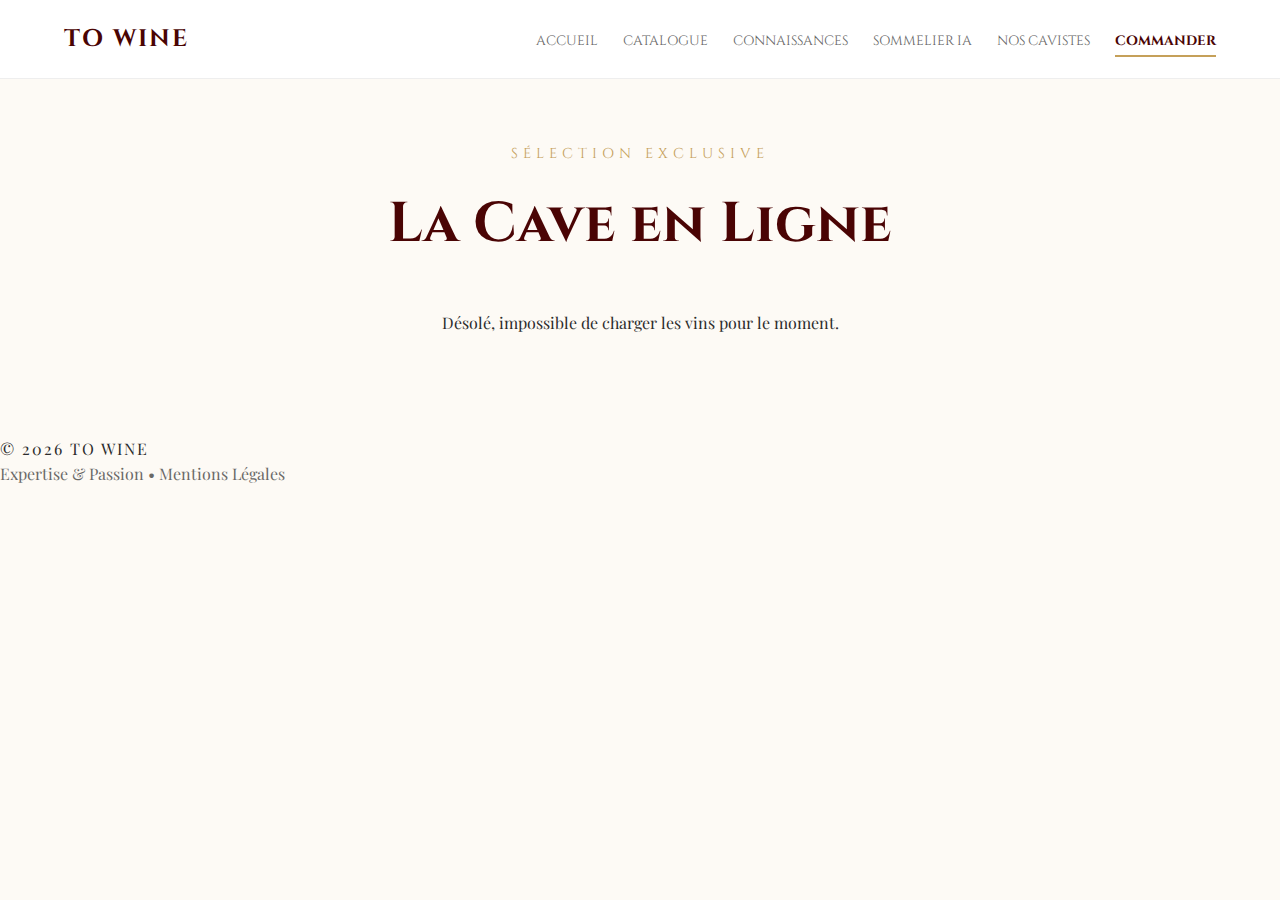
<file: achats.html>
<!DOCTYPE html>
<html lang="fr">
<head>
    <meta charset="UTF-8">
    <meta name="viewport" content="width=device-width, initial-scale=1.0">
    <title>To Wine - Achats</title>
    
    <link rel="stylesheet" href="style.css">
    <link rel="stylesheet" href="styleachats.css">
    <link href="https://fonts.googleapis.com/css2?family=Cinzel:wght@400;700&family=Playfair+Display:wght@400;700&display=swap" rel="stylesheet">
    
</head>
<body>

    <header>
    <nav style="display: flex; justify-content: space-between; align-items: center; padding: 20px 5%; background: #fff; border-bottom: 1px solid #eee; position: sticky; top: 0; z-index: 1000;">
        <div class="logo" style="color: #4a0404; font-family: 'Cinzel', serif; font-size: 1.5rem; font-weight: bold; letter-spacing: 2px;">TO WINE</div>
        <ul style="display: flex; list-style: none; gap: 25px; margin: 0; padding: 0; align-items: center;">
            <li><a href="index.html" style="text-decoration: none; color: #666; font-family: 'Cinzel', serif; text-transform: uppercase; font-size: 0.85rem; transition: 0.3s;">Accueil</a></li>
            
            <li><a href="fiche.html" style="text-decoration: none; color: #666; font-family: 'Cinzel', serif; text-transform: uppercase; font-size: 0.85rem; transition: 0.3s;">Catalogue</a></li>
            
            <li><a href="articles.html" style="text-decoration: none; color: #666; font-family: 'Cinzel', serif; text-transform: uppercase; font-size: 0.85rem; transition: 0.3s;">Connaissances</a></li>
            
            <li><a href="ia-conseil.html" style="text-decoration: none; color: #666; font-family: 'Cinzel', serif; text-transform: uppercase; font-size: 0.85rem; transition: 0.3s;">Sommelier IA</a></li>
            
            <li><a href="boutiques.html" style="text-decoration: none; color: #666; font-family: 'Cinzel', serif; text-transform: uppercase; font-size: 0.85rem; transition: 0.3s;">Nos Cavistes</a></li>
            
            <li><a href="achats.html" style="text-decoration: none; color: #4a0404; font-family: 'Cinzel', serif; text-transform: uppercase; font-size: 0.85rem; font-weight: bold; border-bottom: 2px solid #c5a059; padding-bottom: 5px;">Commander</a></li>
        </ul>
    </nav>
</header>

    <aside id="panier-flottant">
        <h3 style="font-family: 'Cinzel', serif; color: #4a0404; margin-top: 0; border-bottom: 1px solid #c5a059; padding-bottom: 10px;">Votre Cave</h3>
        <div id="items-liste">
            </div>
        <div style="margin-top: 20px; padding-top: 10px; border-top: 2px solid #4a0404;">
            <p style="display: flex; justify-content: space-between; font-weight: bold; font-size: 1.1rem;">
                <span>Total</span>
                <span><span id="total-prix">0</span>€</span>
            </p>
        </div>
        <button class="btn-commander" id="btn-valider" onclick="validerCommande()">Finaliser l'achat</button>
    </aside>

    <main style="padding: 60px 5%; text-align: center;">
        <span style="font-family: 'Cinzel', serif; color: #c5a059; letter-spacing: 5px; text-transform: uppercase; font-size: 0.9rem;">Sélection Exclusive</span>
        <h1 style="font-family: 'Cinzel', serif; color: #4a0404; font-size: 3.5rem; margin: 15px 0;">La Cave en Ligne</h1>
        
        <div id="vins-liste" style="display: grid; grid-template-columns: repeat(auto-fit, minmax(300px, 1fr)); gap: 40px; max-width: 1200px; margin: 40px auto;">
            <p>Dégustation des données en cours...</p>
        </div>
    </main>

    <footer>
        <div class="container-desktop">
            <p style="letter-spacing: 2px;">&copy; 2026 TO WINE</p>
            <p style="font-weight: 300; opacity: 0.7;">Expertise & Passion • Mentions Légales</p>
        </div>
    </footer>

    <script src="panier.js"></script>
    <script src="boutique.js"></script>
</body>
</html>
</file>
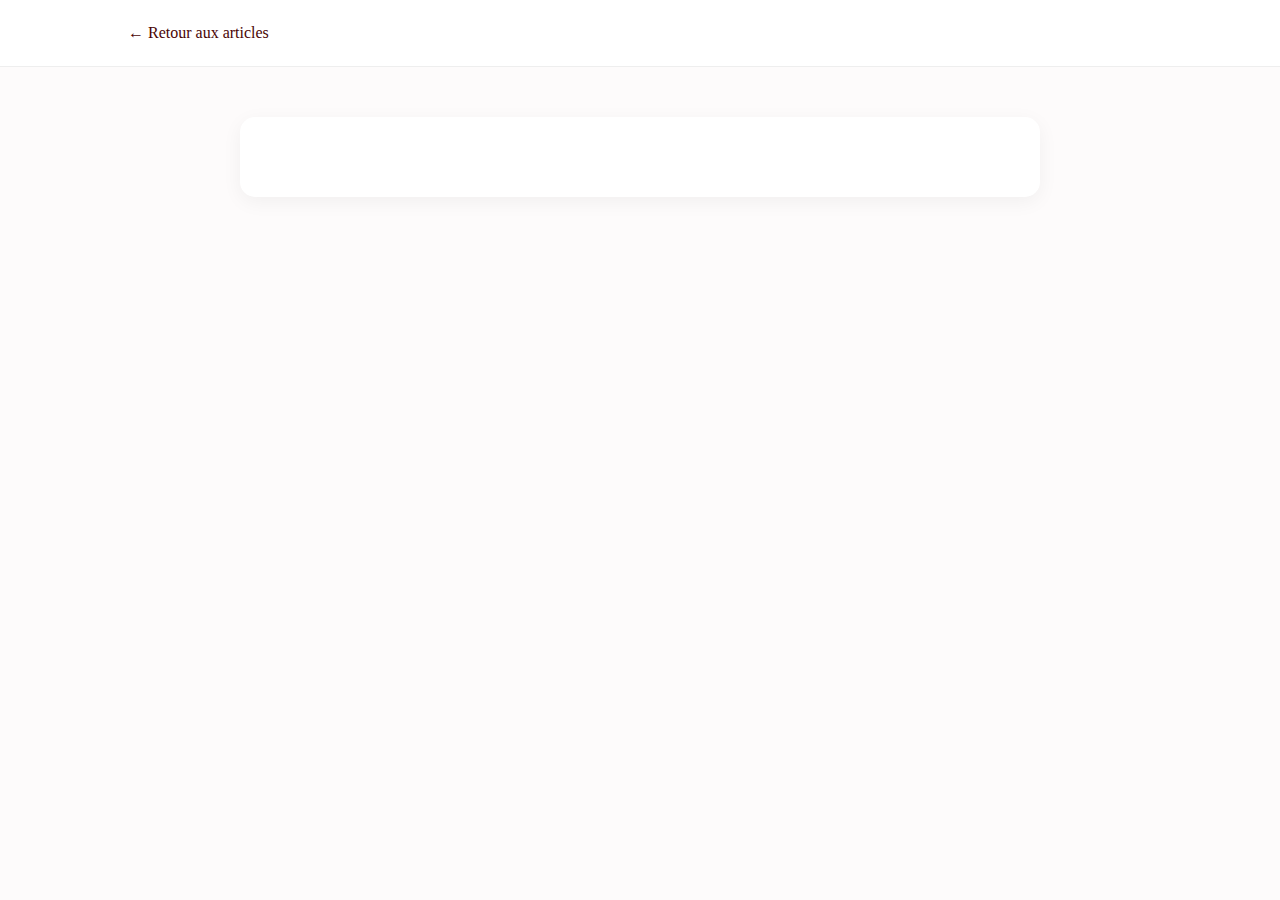
<file: article-detail.html>
<!DOCTYPE html>
<html lang="fr">
<head>
    <meta charset="UTF-8">
    <title>Lecture Article - To Wine</title>
    <link rel="stylesheet" href="style.css">
</head>
<body style="background: #fdfbfb;">
    <nav style="padding: 20px 10%; background: white; border-bottom: 1px solid #eee;">
        <a href="articles.html" style="color: #4a0404; text-decoration: none;">← Retour aux articles</a>
    </nav>

    <main id="full-article" style="max-width: 800px; margin: 50px auto; background: white; padding: 40px; border-radius: 15px; box-shadow: 0 5px 20px rgba(0,0,0,0.05);">
        </main>

    <script src="articles_data.js"></script>
    <script>
        // Ce petit script lit l'ID dans l'URL et affiche le bon contenu
        window.onload = () => {
            const params = new URLSearchParams(window.location.search);
            const id = params.get('id');
            const art = knowledgeBase.find(a => a.id === id);

            if (art) {
                document.getElementById('full-article').innerHTML = `
                    <img src="${art.image}" style="width:100%; border-radius:10px; margin-bottom:30px;">
                    <h1 style="color: #4a0404; font-family: 'Playfair Display', serif;">${art.title}</h1>
                    <p style="color: #d4af37; font-weight: bold;">${art.category}</p>
                    <hr style="margin: 20px 0; border: 0; border-top: 1px solid #eee;">
                    <div style="line-height: 1.8; font-size: 1.1rem;">${art.content}</div>
                `;
            }
        };
    </script>
</body>
</html>
</file>
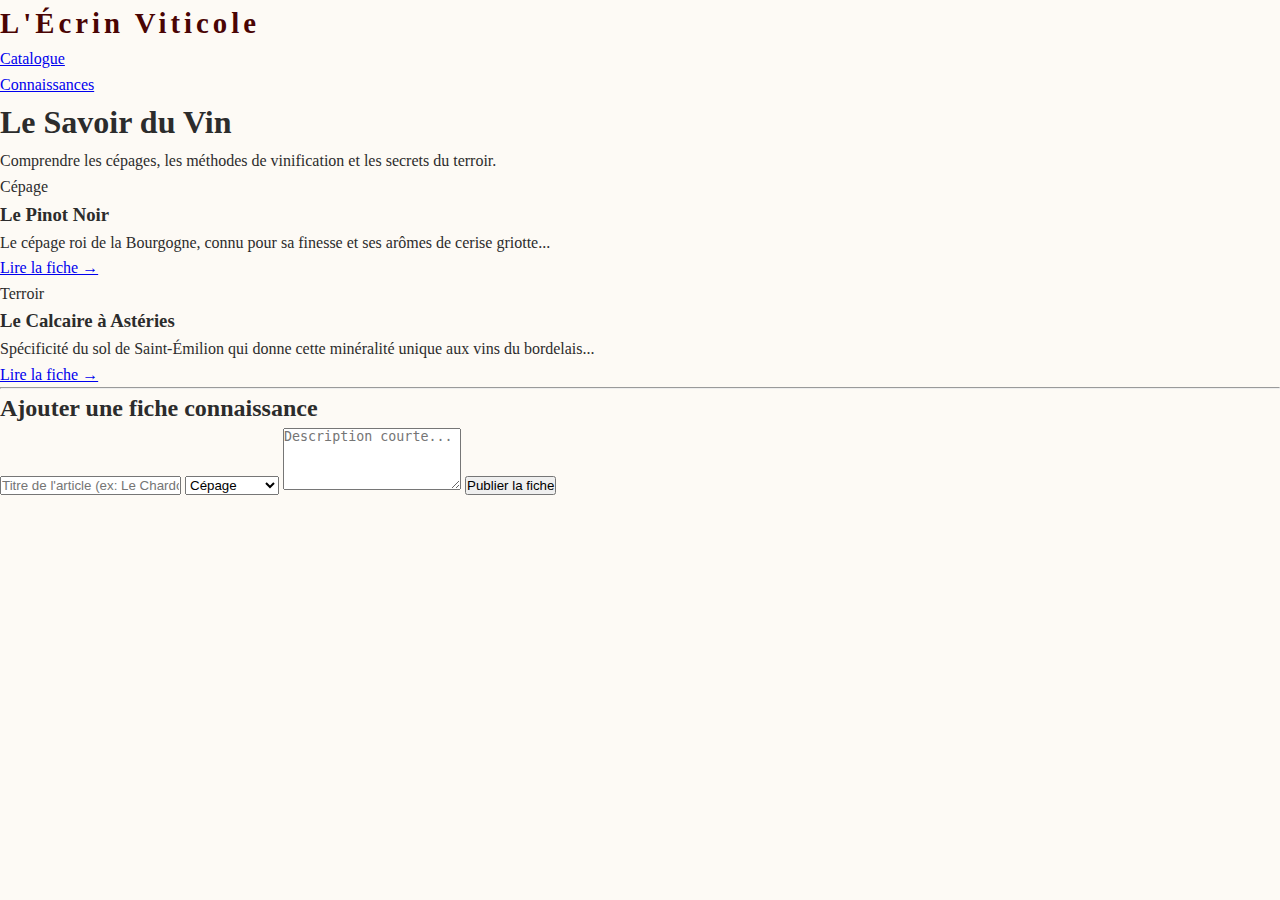
<file: articles.html>
<!DOCTYPE html>
<html lang="fr">
<head>
    <meta charset="UTF-8">
    <meta name="viewport" content="width=device-width, initial-scale=1.0">
    <title>Connaissances | L'Écrin Viticole</title>
    <link rel="stylesheet" href="style.css">
</head>
<body>
    <header>
        <nav>
            <div class="logo">L'Écrin Viticole</div>
            <ul>
                <li><a href="index.html">Catalogue</a></li>
                <li><a href="articles.html" class="active">Connaissances</a></li>
            </ul>
        </nav>
    </header>

    <main>
        <section class="hero">
            <h1>Le Savoir du Vin</h1>
            <p>Comprendre les cépages, les méthodes de vinification et les secrets du terroir.</p>
        </section>

        <div id="articles-grid" class="grid">
            <article class="article-card">
                <span class="tag">Cépage</span>
                <h3>Le Pinot Noir</h3>
                <p>Le cépage roi de la Bourgogne, connu pour sa finesse et ses arômes de cerise griotte...</p>
                <a href="#" class="read-more">Lire la fiche →</a>
            </article>

            <article class="article-card">
                <span class="tag">Terroir</span>
                <h3>Le Calcaire à Astéries</h3>
                <p>Spécificité du sol de Saint-Émilion qui donne cette minéralité unique aux vins du bordelais...</p>
                <a href="#" class="read-more">Lire la fiche →</a>
            </article>
        </div>

        <hr class="separator">

        <section class="admin-section">
            <h2>Ajouter une fiche connaissance</h2>
            <form id="article-form">
                <input type="text" id="art-title" placeholder="Titre de l'article (ex: Le Chardonnay)" required>
                <select id="art-category">
                    <option value="Cépage">Cépage</option>
                    <option value="Terroir">Terroir</option>
                    <option value="Dégustation">Dégustation</option>
                </select>
                <textarea id="art-content" placeholder="Description courte..." rows="4" required></textarea>
                <button type="submit" class="btn-bordeaux">Publier la fiche</button>
            </form>
        </section>
    </main>

    <script src="articles.js"></script>
</body>
</html>
</file>
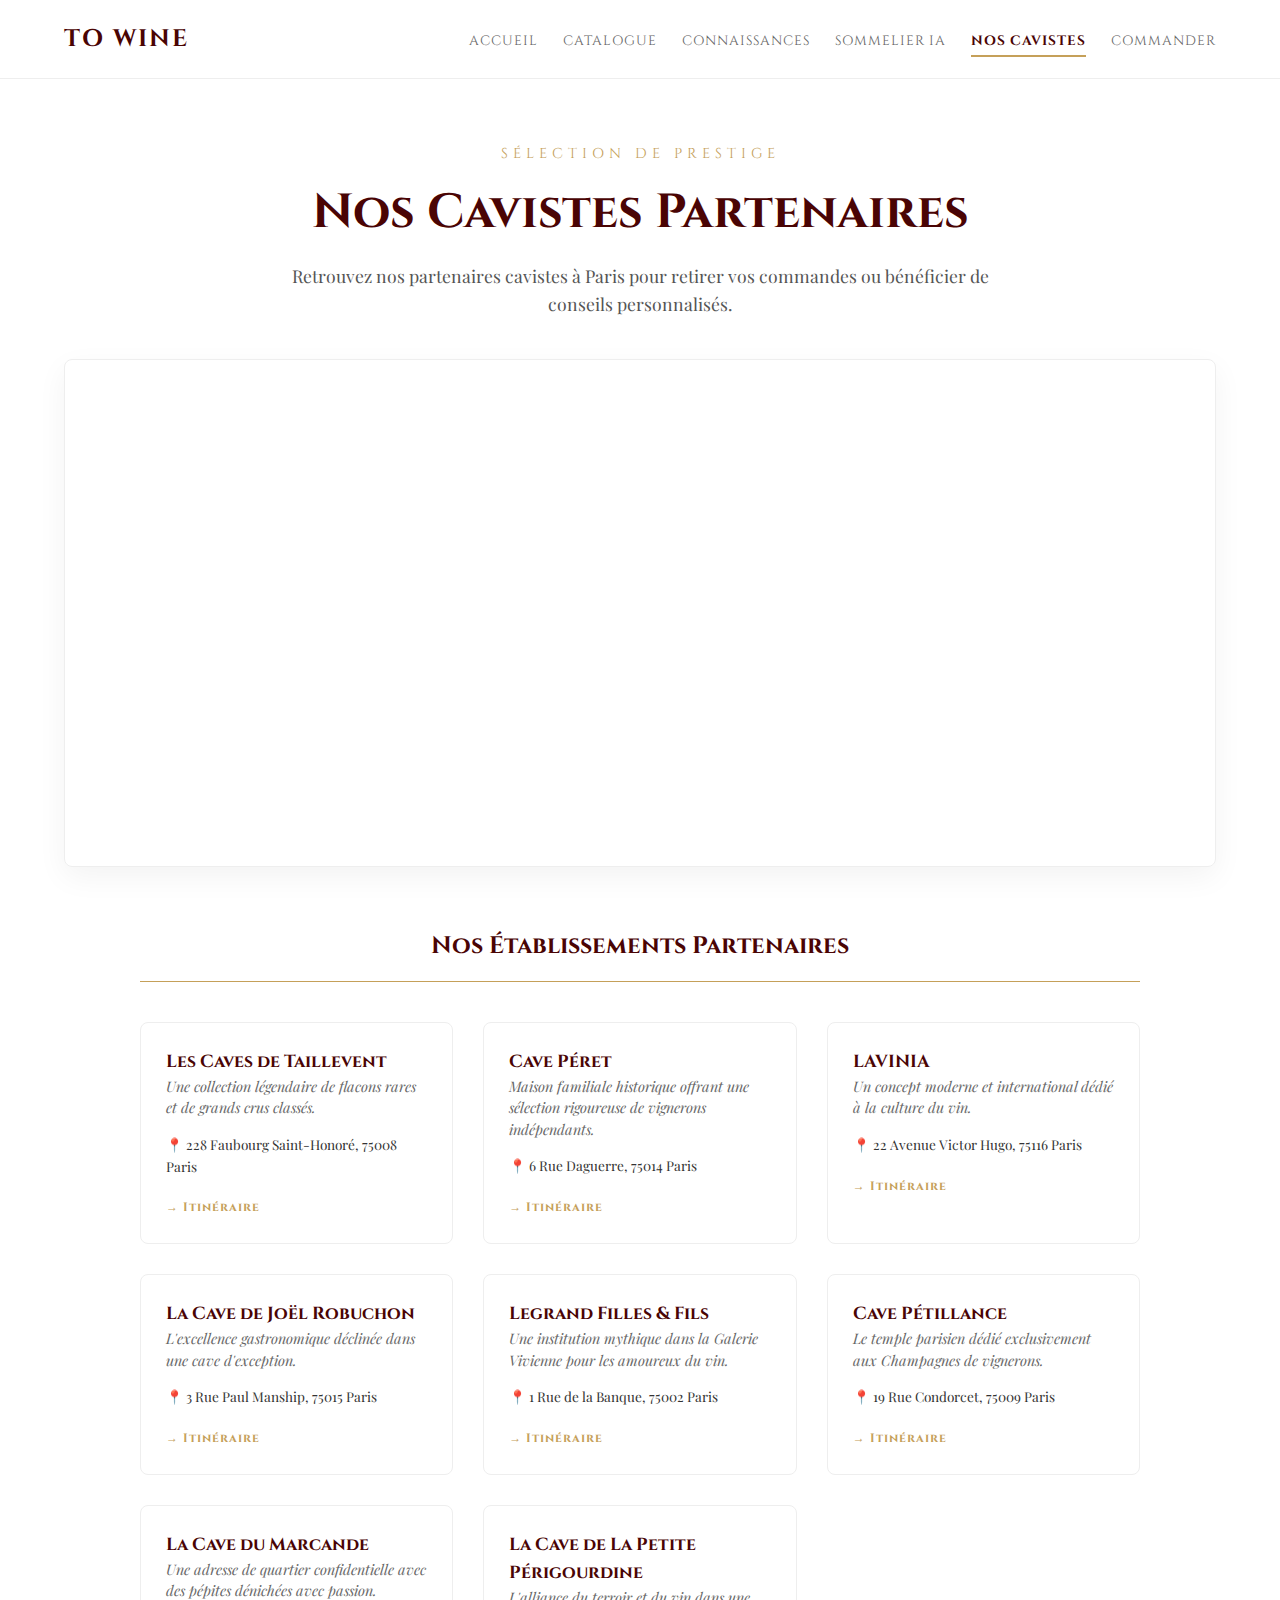
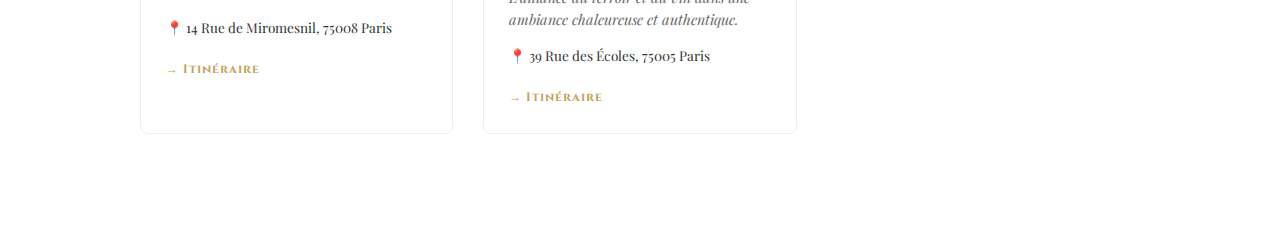
<file: boutiques.html>
<!DOCTYPE html>
<html lang="fr">
<head>
    <meta charset="UTF-8">
    <meta name="viewport" content="width=device-width, initial-scale=1.0">
    <title>To Wine - Nos Cavistes</title>
    <link rel="stylesheet" href="style.css">
    <link href="https://fonts.googleapis.com/css2?family=Cinzel:wght@400;700&family=Playfair+Display:wght@400;700&display=swap" rel="stylesheet">
    <style>
        body { background-color: #ffffff; margin: 0; font-family: 'Playfair Display', serif; color: #333; }

        nav ul li a {
            font-family: 'Cinzel', serif !important;
            text-transform: uppercase !important;
            letter-spacing: 1px;
            font-size: 0.9rem;
            text-decoration: none;
            transition: 0.3s;
        }

        .container-carte {
            padding: 60px 5%;
            text-align: center;
            background: #fff;
        }

        .map-wrapper {
            margin-top: 40px;
            border: 1px solid #eee;
            box-shadow: 0 10px 30px rgba(0,0,0,0.05);
            border-radius: 8px;
            overflow: hidden;
        }
    </style>
</head>
<body>

<header>
    <nav style="display: flex; justify-content: space-between; align-items: center; padding: 20px 5%; background: #fff; border-bottom: 1px solid #eee; position: sticky; top: 0; z-index: 1000;">
        <div class="logo" style="color: #4a0404; font-family: 'Cinzel', serif; font-size: 1.5rem; font-weight: bold; letter-spacing: 2px;">TO WINE</div>
        <ul style="display: flex; list-style: none; gap: 25px; margin: 0; padding: 0; align-items: center;">
            <li><a href="index.html" style="text-decoration: none; color: #666; font-family: 'Cinzel', serif; text-transform: uppercase; font-size: 0.85rem; transition: 0.3s;">Accueil</a></li>
            
            <li><a href="fiche.html" style="text-decoration: none; color: #666; font-family: 'Cinzel', serif; text-transform: uppercase; font-size: 0.85rem; transition: 0.3s;">Catalogue</a></li>
            
            <li><a href="articles.html" style="text-decoration: none; color: #666; font-family: 'Cinzel', serif; text-transform: uppercase; font-size: 0.85rem; transition: 0.3s;">Connaissances</a></li>
            
            <li><a href="ia-conseil.html" style="text-decoration: none; color: #666; font-family: 'Cinzel', serif; text-transform: uppercase; font-size: 0.85rem; transition: 0.3s;">Sommelier IA</a></li>
            
            <li><a href="boutiques.html" style="text-decoration: none; color: #4a0404; font-family: 'Cinzel', serif; text-transform: uppercase; font-size: 0.85rem; font-weight: bold; border-bottom: 2px solid #c5a059; padding-bottom: 5px;">Nos Cavistes</a></li>
            
            <li><a href="achats.html" style="text-decoration: none; color: #666; font-family: 'Cinzel', serif; text-transform: uppercase; font-size: 0.85rem; transition: 0.3s;">Commander</a></li>
        </ul>
    </nav>
</header>

<main class="container-carte">
    <span style="font-family: 'Cinzel', serif; color: #c5a059; letter-spacing: 5px; text-transform: uppercase; font-size: 0.9rem;">Sélection de prestige</span>
    <h1 style="font-family: 'Cinzel', serif; color: #4a0404; font-size: 3rem; margin: 10px 0;">Nos Cavistes Partenaires</h1>
    <p style="font-size: 1.1rem; color: #555; max-width: 700px; margin: 0 auto;">Retrouvez nos partenaires cavistes à Paris pour retirer vos commandes ou bénéficier de conseils personnalisés.</p>

    <div class="map-wrapper">
        <iframe src="https://www.google.com/maps/d/u/0/embed?mid=1BKws7MjCBH8bK_cB46qPL-M4pgKWk8A&ehbc=2E312F&noprof=1" width="100%" height="500" style="border:none; border-radius: 10px;"></iframe>
    </div>
<div class="liste-adresses" style="margin-top: 60px; text-align: left; max-width: 1000px; margin-left: auto; margin-right: auto; padding-bottom: 50px;">
        <h2 style="font-family: 'Cinzel', serif; color: #4a0404; border-bottom: 1px solid #c5a059; padding-bottom: 15px; text-align: center; margin-bottom: 40px;">Nos Établissements Partenaires</h2>
        
        <div style="display: grid; grid-template-columns: repeat(auto-fit, minmax(300px, 1fr)); gap: 30px;">
            
            <div class="card-caviste" style="border: 1px solid #eee; padding: 25px; border-radius: 8px; background: #fff; transition: 0.3s;">
                <h3 style="font-family: 'Cinzel', serif; color: #4a0404; margin-top: 0; font-size: 1.1rem;">Les Caves de Taillevent</h3>
                <p style="font-style: italic; color: #666; font-size: 0.9rem; line-height: 1.5;">Une collection légendaire de flacons rares et de grands crus classés.</p>
                <p style="margin: 15px 0; font-size: 0.85rem;">📍 228 Faubourg Saint-Honoré, 75008 Paris</p>
                <a href="https://www.google.com/maps/search/Les+Caves+de+Taillevent+Paris" target="_blank" style="color: #c5a059; text-decoration: none; font-family: 'Cinzel', serif; font-size: 0.75rem; font-weight: bold; letter-spacing: 1px;">→ Itinéraire</a>
            </div>

            <div class="card-caviste" style="border: 1px solid #eee; padding: 25px; border-radius: 8px; background: #fff; transition: 0.3s;">
                <h3 style="font-family: 'Cinzel', serif; color: #4a0404; margin-top: 0; font-size: 1.1rem;">Cave Péret</h3>
                <p style="font-style: italic; color: #666; font-size: 0.9rem; line-height: 1.5;">Maison familiale historique offrant une sélection rigoureuse de vignerons indépendants.</p>
                <p style="margin: 15px 0; font-size: 0.85rem;">📍 6 Rue Daguerre, 75014 Paris</p>
                <a href="https://www.google.com/maps/search/Cave+Péret+Paris" target="_blank" style="color: #c5a059; text-decoration: none; font-family: 'Cinzel', serif; font-size: 0.75rem; font-weight: bold; letter-spacing: 1px;">→ Itinéraire</a>
            </div>

            <div class="card-caviste" style="border: 1px solid #eee; padding: 25px; border-radius: 8px; background: #fff; transition: 0.3s;">
                <h3 style="font-family: 'Cinzel', serif; color: #4a0404; margin-top: 0; font-size: 1.1rem;">LAVINIA</h3>
                <p style="font-style: italic; color: #666; font-size: 0.9rem; line-height: 1.5;">Un concept moderne et international dédié à la culture du vin.</p>
                <p style="margin: 15px 0; font-size: 0.85rem;">📍 22 Avenue Victor Hugo, 75116 Paris</p>
                <a href="https://www.google.com/maps/search/LAVINIA+Paris" target="_blank" style="color: #c5a059; text-decoration: none; font-family: 'Cinzel', serif; font-size: 0.75rem; font-weight: bold; letter-spacing: 1px;">→ Itinéraire</a>
            </div>

            <div class="card-caviste" style="border: 1px solid #eee; padding: 25px; border-radius: 8px; background: #fff; transition: 0.3s;">
                <h3 style="font-family: 'Cinzel', serif; color: #4a0404; margin-top: 0; font-size: 1.1rem;">La Cave de Joël Robuchon</h3>
                <p style="font-style: italic; color: #666; font-size: 0.9rem; line-height: 1.5;">L'excellence gastronomique déclinée dans une cave d'exception.</p>
                <p style="margin: 15px 0; font-size: 0.85rem;">📍 3 Rue Paul Manship, 75015 Paris</p>
                <a href="https://www.google.com/maps/search/La+Cave+de+Joël+Robuchon+Paris" target="_blank" style="color: #c5a059; text-decoration: none; font-family: 'Cinzel', serif; font-size: 0.75rem; font-weight: bold; letter-spacing: 1px;">→ Itinéraire</a>
            </div>

            <div class="card-caviste" style="border: 1px solid #eee; padding: 25px; border-radius: 8px; background: #fff; transition: 0.3s;">
                <h3 style="font-family: 'Cinzel', serif; color: #4a0404; margin-top: 0; font-size: 1.1rem;">Legrand Filles & Fils</h3>
                <p style="font-style: italic; color: #666; font-size: 0.9rem; line-height: 1.5;">Une institution mythique dans la Galerie Vivienne pour les amoureux du vin.</p>
                <p style="margin: 15px 0; font-size: 0.85rem;">📍 1 Rue de la Banque, 75002 Paris</p>
                <a href="https://www.google.com/maps/search/Legrand+Filles+et+Fils+Paris" target="_blank" style="color: #c5a059; text-decoration: none; font-family: 'Cinzel', serif; font-size: 0.75rem; font-weight: bold; letter-spacing: 1px;">→ Itinéraire</a>
            </div>

            <div class="card-caviste" style="border: 1px solid #eee; padding: 25px; border-radius: 8px; background: #fff; transition: 0.3s;">
                <h3 style="font-family: 'Cinzel', serif; color: #4a0404; margin-top: 0; font-size: 1.1rem;">Cave Pétillance</h3>
                <p style="font-style: italic; color: #666; font-size: 0.9rem; line-height: 1.5;">Le temple parisien dédié exclusivement aux Champagnes de vignerons.</p>
                <p style="margin: 15px 0; font-size: 0.85rem;">📍 19 Rue Condorcet, 75009 Paris</p>
                <a href="https://www.google.com/maps/search/Cave+Pétillance+Paris" target="_blank" style="color: #c5a059; text-decoration: none; font-family: 'Cinzel', serif; font-size: 0.75rem; font-weight: bold; letter-spacing: 1px;">→ Itinéraire</a>
            </div>

            <div class="card-caviste" style="border: 1px solid #eee; padding: 25px; border-radius: 8px; background: #fff; transition: 0.3s;">
                <h3 style="font-family: 'Cinzel', serif; color: #4a0404; margin-top: 0; font-size: 1.1rem;">La Cave du Marcande</h3>
                <p style="font-style: italic; color: #666; font-size: 0.9rem; line-height: 1.5;">Une adresse de quartier confidentielle avec des pépites dénichées avec passion.</p>
                <p style="margin: 15px 0; font-size: 0.85rem;">📍 14 Rue de Miromesnil, 75008 Paris</p>
                <a href="https://www.google.com/maps/search/La+Cave+du+Marcande+Paris" target="_blank" style="color: #c5a059; text-decoration: none; font-family: 'Cinzel', serif; font-size: 0.75rem; font-weight: bold; letter-spacing: 1px;">→ Itinéraire</a>
            </div>

            <div class="card-caviste" style="border: 1px solid #eee; padding: 25px; border-radius: 8px; background: #fff; transition: 0.3s;">
                <h3 style="font-family: 'Cinzel', serif; color: #4a0404; margin-top: 0; font-size: 1.1rem;">La Cave de La Petite Périgourdine</h3>
                <p style="font-style: italic; color: #666; font-size: 0.9rem; line-height: 1.5;">L'alliance du terroir et du vin dans une ambiance chaleureuse et authentique.</p>
                <p style="margin: 15px 0; font-size: 0.85rem;">📍 39 Rue des Écoles, 75005 Paris</p>
                <a href="https://www.google.com/maps/search/La+Petite+Périgourdine+Paris" target="_blank" style="color: #c5a059; text-decoration: none; font-family: 'Cinzel', serif; font-size: 0.75rem; font-weight: bold; letter-spacing: 1px;">→ Itinéraire</a>
            </div>

        </div>
    </div>
</main>

</body>
</html>
</file>
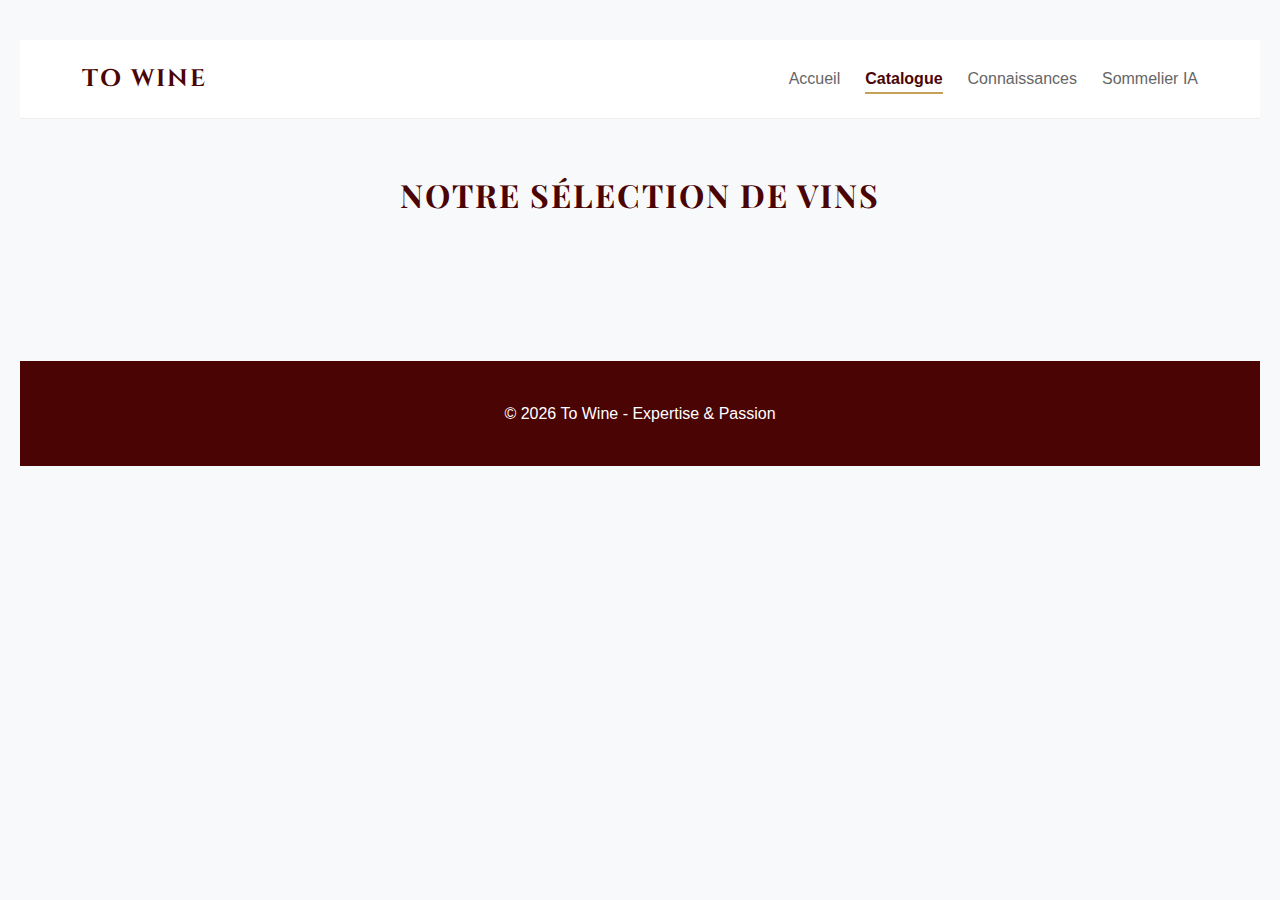
<file: fiche.html>
<!DOCTYPE html>
<html lang="fr">
<head>
    <meta charset="UTF-8">
    <meta name="viewport" content="width=device-width, initial-scale=1.0">
    <title>Catalogue - To Wine</title>
    <link rel="stylesheet" href="style.css">
    <link rel="stylesheet" href="stylefiche.css">
    <link href="https://fonts.googleapis.com/css2?family=Playfair+Display:wght@700&family=Montserrat:wght@300;400;600&family=Cinzel:wght@400;700&display=swap" rel="stylesheet">
</head>
<body>

    <header>
 <nav style="display: flex; justify-content: space-between; align-items: center; padding: 20px 5%; background: #fff; border-bottom: 1px solid #eee; position: sticky; top: 0; z-index: 1000;">
    <div class="logo" style="color: #4a0404; font-family: 'Cinzel', serif; font-size: 1.5rem; font-weight: bold; letter-spacing: 2px;">TO WINE</div>
<ul style="display: flex; list-style: none; gap: 25px; margin: 0; padding: 0;">
    <li><a href="index.html" style="text-decoration: none; color: #666;">Accueil</a></li>
    <li><a href="fiche.html" style="text-decoration: none; color: #4a0404; font-weight: bold; border-bottom: 2px solid #c5a059; padding-bottom: 5px;">Catalogue</a></li>
    <li><a href="articles.html" style="text-decoration: none; color: #666;">Connaissances</a></li>
    <li><a href="ia-conseil.html" style="text-decoration: none; color: #666;">Sommelier IA</a></li>
</ul>
        </nav>
    </header>

    <main>
        <section class="catalogue-container" style="padding: 50px 5%;">
            <h1 style="text-align: center; font-family: 'Playfair Display', serif; color: #4a0404; margin-bottom: 40px;">Notre Sélection de Vins</h1>
            
            <div id="wine-grid" class="wine-grid">
                </div>
        </section>
    </main>

    <footer style="background: #4a0404; color: white; padding: 40px; text-align: center;">
        <p>&copy; 2026 To Wine - Expertise & Passion</p>
    </footer>

    <script src="script.js"></script>

</body>
</html>
</file>
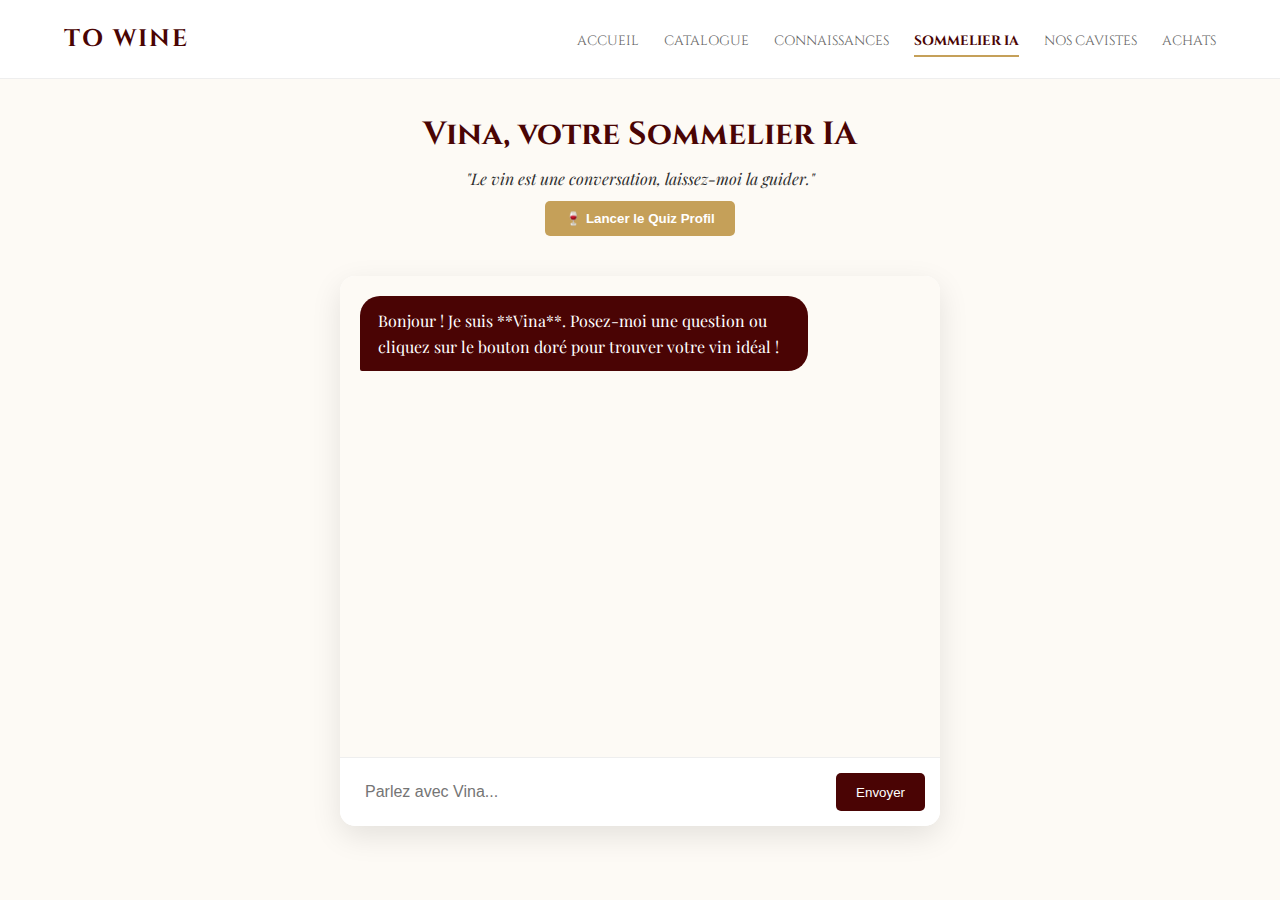
<file: ia-conseil.html>
<!DOCTYPE html>
<html lang="fr">
<head>
    <meta charset="UTF-8">
    <meta name="viewport" content="width=device-width, initial-scale=1.0">
    <title>To Wine - Vina IA</title>
    <link rel="stylesheet" href="style.css">
    <link href="https://fonts.googleapis.com/css2?family=Cinzel:wght@400;700&family=Playfair+Display:ital,wght@0,400;1,400&display=swap" rel="stylesheet">
    <style>
        .chat-container {
            max-width: 600px;
            margin: 40px auto;
            background: white;
            border-radius: 15px;
            box-shadow: 0 10px 30px rgba(0,0,0,0.1);
            overflow: hidden;
            display: flex;
            flex-direction: column;
            height: 550px;
        }
        #chat-window {
            flex: 1;
            padding: 20px;
            overflow-y: auto;
            background: #fdfaf5;
            display: flex;
            flex-direction: column;
            gap: 15px;
        }
        .message {
            max-width: 80%;
            padding: 12px 18px;
            border-radius: 20px;
            font-family: 'Playfair Display', serif;
        }
        .bot { background: #4a0404; color: white; align-self: flex-start; border-bottom-left-radius: 2px; }
        .user { background: #eee; color: #333; align-self: flex-end; border-bottom-right-radius: 2px; }
        
        .chat-input-area {
            display: flex;
            padding: 15px;
            background: white;
            border-top: 1px solid #eee;
        }
        #user-input {
            flex: 1;
            border: none;
            padding: 10px;
            outline: none;
            font-size: 1rem;
        }
        .send-btn, .quiz-launch-btn {
            background: #4a0404;
            color: white;
            border: none;
            padding: 10px 20px;
            border-radius: 5px;
            cursor: pointer;
        }
        .quiz-launch-btn {
            background: #c5a059;
            margin: 10px auto;
            display: block;
            font-weight: bold;
        }
        /* Animation pour les points de suspension */
        .dot { animation: blink 1s infinite; margin: 0 2px; }
        @keyframes blink { 0% { opacity: 0.2; } 50% { opacity: 1; } 100% { opacity: 0.2; } }
    </style>
</head>
<body>

    <header>
    <nav style="display: flex; justify-content: space-between; align-items: center; padding: 20px 5%; background: #fff; border-bottom: 1px solid #eee; position: sticky; top: 0; z-index: 1000;">
        <div class="logo" style="color: #4a0404; font-family: 'Cinzel', serif; font-size: 1.5rem; font-weight: bold; letter-spacing: 2px;">TO WINE</div>
        <ul style="display: flex; list-style: none; gap: 25px; margin: 0; padding: 0; align-items: center;">
            <li><a href="index.html" style="text-decoration: none; color: #666; font-family: 'Cinzel', serif; text-transform: uppercase; font-size: 0.85rem; transition: 0.3s;">Accueil</a></li>
            
            <li><a href="fiche.html" style="text-decoration: none; color: #666; font-family: 'Cinzel', serif; text-transform: uppercase; font-size: 0.85rem; transition: 0.3s;">Catalogue</a></li>
            
            <li><a href="articles.html" style="text-decoration: none; color: #666; font-family: 'Cinzel', serif; text-transform: uppercase; font-size: 0.85rem; transition: 0.3s;">Connaissances</a></li>
            
            <li><a href="ia-conseil.html" style="text-decoration: none; color: #4a0404; font-family: 'Cinzel', serif; text-transform: uppercase; font-size: 0.85rem; font-weight: bold; border-bottom: 2px solid #c5a059; padding-bottom: 5px;">Sommelier IA</a></li>
            
            <li><a href="boutiques.html" style="text-decoration: none; color: #666; font-family: 'Cinzel', serif; text-transform: uppercase; font-size: 0.85rem; transition: 0.3s;">Nos Cavistes</a></li>
            
            <li><a href="achats.html" style="text-decoration: none; color: #666; font-family: 'Cinzel', serif; text-transform: uppercase; font-size: 0.85rem; transition: 0.3s;">Achats</a></li>
        </ul>
    </nav>
</header>

    <main>
        <div style="text-align: center; margin-top: 30px;">
            <h1 style="font-family: 'Cinzel'; color: #4a0404; margin-bottom: 5px;">Vina, votre Sommelier IA</h1>
            <p style="font-family: 'Playfair Display'; font-style: italic;">"Le vin est une conversation, laissez-moi la guider."</p>
            <button class="quiz-launch-btn" onclick="startQuiz()">🍷 Lancer le Quiz Profil</button>
        </div>

        <div class="chat-container">
            <div id="chat-window">
                <div class="message bot">Bonjour ! Je suis **Vina**. Posez-moi une question ou cliquez sur le bouton doré pour trouver votre vin idéal !</div>
            </div>
            <div class="chat-input-area">
                <input type="text" id="user-input" placeholder="Parlez avec Vina...">
                <button class="send-btn" onclick="sendMessage()">Envoyer</button>
            </div>
        </div>
    </main>

    <script src="winebot.js"></script>
</body>
</html>
</file>
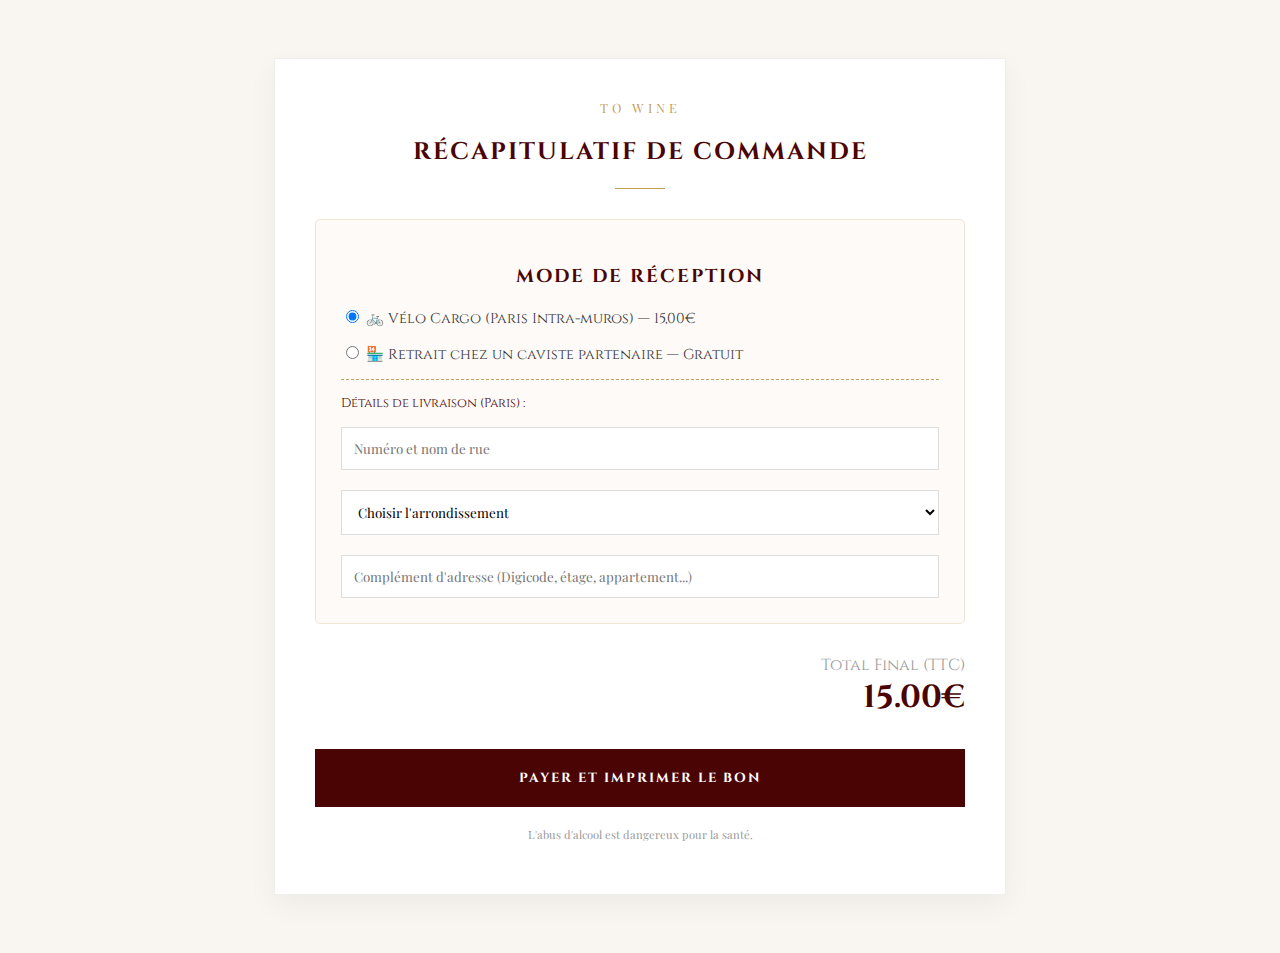
<file: recapitulatif.html>
<!DOCTYPE html>
<html lang="fr">
<head>
    <meta charset="UTF-8">
    <title>To Wine - Finalisation de la commande</title>
    <link href="https://fonts.googleapis.com/css2?family=Cinzel:wght@400;700&family=Playfair+Display:wght@400;700&display=swap" rel="stylesheet">
    <style>
        body { font-family: 'Playfair Display', serif; background-color: #f9f6f2; padding: 50px; color: #333; }
        .container { max-width: 650px; margin: 0 auto; background: white; padding: 40px; border-radius: 2px; box-shadow: 0 10px 30px rgba(0,0,0,0.05); border: 1px solid #eee; }
        h2, h3 { font-family: 'Cinzel', serif; color: #4a0404; text-align: center; text-transform: uppercase; letter-spacing: 2px; }
        .divider { border-bottom: 1px solid #c5a059; width: 50px; margin: 20px auto; }
        .section-livraison { background: #fdfaf7; padding: 25px; border-radius: 5px; margin-top: 30px; border: 1px solid #f0e6d6; }
        .input-luxe { width: 100%; padding: 12px; margin-top: 10px; border: 1px solid #ddd; font-family: 'Playfair Display'; box-sizing: border-box; background: white; }
        .btn-payer { width: 100%; padding: 20px; background: #4a0404; color: white; border: none; cursor: pointer; margin-top: 30px; font-weight: bold; font-family: 'Cinzel'; letter-spacing: 2px; transition: 0.3s; }
        .btn-payer:hover { background: #630606; }
        .info-complementaire { display: none; margin-top: 15px; padding-top: 15px; border-top: 1px dashed #c5a059; }
    </style>
</head>
<body>
    <div class="container">
        <div style="text-align: center; color: #c5a059; letter-spacing: 4px; font-size: 0.8rem; margin-bottom: 10px;">TO WINE</div>
        <h2>Récapitulatif de Commande</h2>
        <div class="divider"></div>
        
        <div id="recap-liste" style="margin: 30px 0;"></div>

        <div class="section-livraison">
            <h3>Mode de réception</h3>
            <form id="form-livraison">
                <label style="display: block; margin-bottom: 15px; cursor: pointer; font-family: 'Cinzel'; font-size: 0.9rem;">
                    <input type="radio" name="frais" value="15" checked> 🚲 Vélo Cargo (Paris Intra-muros) — 15,00€
                </label>
                <label style="display: block; cursor: pointer; font-family: 'Cinzel'; font-size: 0.9rem;">
                    <input type="radio" name="frais" value="0"> 🏪 Retrait chez un caviste partenaire — Gratuit
                </label>

                <div id="zone-adresse" class="info-complementaire" style="display: block;">
    <label style="font-family: 'Cinzel'; font-size: 0.8rem; color: #4a0404; display: block; margin-bottom: 5px;">Détails de livraison (Paris) :</label>
    
    <input type="text" class="input-luxe" placeholder="Numéro et nom de rue" style="margin-bottom: 10px;">
    
    <select class="input-luxe" style="margin-bottom: 10px;">
        <option value="" disabled selected>Choisir l'arrondissement</option>
        <option>75001 - 1er Arrondissement</option>
        <option>75002 - 2e Arrondissement</option>
        <option>75003 - 3e Arrondissement</option>
        <option>75004 - 4e Arrondissement</option>
        <option>75005 - 5e Arrondissement</option>
        <option>75006 - 6e Arrondissement</option>
        <option>75007 - 7e Arrondissement</option>
        <option>75008 - 8e Arrondissement</option>
        <option>75009 - 9e Arrondissement</option>
        <option>75010 - 10e Arrondissement</option>
        <option>75011 - 11e Arrondissement</option>
        <option>75012 - 12e Arrondissement</option>
        <option>75013 - 13e Arrondissement</option>
        <option>75014 - 14e Arrondissement</option>
        <option>75015 - 15e Arrondissement</option>
        <option>75016 - 16e Arrondissement</option>
        <option>75017 - 17e Arrondissement</option>
        <option>75018 - 18e Arrondissement</option>
        <option>75019 - 19e Arrondissement</option>
        <option>75020 - 20e Arrondissement</option>
    </select>

    <input type="text" class="input-luxe" placeholder="Complément d'adresse (Digicode, étage, appartement...)">
</div>

                <div id="zone-caviste" class="info-complementaire">
                    <label style="font-family: 'Cinzel'; font-size: 0.8rem; color: #4a0404;">Choisir votre point de retrait :</label>
                    <select class="input-luxe">
                        <option>Les Caves de Taillevent (75008)</option>
                        <option>Cave Péret (75014)</option>
                        <option>LAVINIA (75116)</option>
                        <option>La Cave de Joël Robuchon (75015)</option>
                        <option>Legrand Filles & Fils (75002)</option>
                        <option>Cave Pétillance (75009)</option>
                        <option>La Cave du Marcande (75008)</option>
                        <option>La Petite Périgourdine (75005)</option>
                    </select>
                </div>
            </form>
        </div>

        <div style="text-align: right; margin-top: 30px; font-family: 'Cinzel'; color: #4a0404;">
            <div style="font-size: 1rem; color: #999;">Total Final (TTC)</div>
            <div style="font-size: 2rem; font-weight: bold;"><span id="total-final">0</span>€</div>
        </div>

        <button onclick="window.print()" class="btn-payer">
            PAYER ET IMPRIMER LE BON
        </button>
        <p style="text-align: center; font-size: 0.7rem; color: #999; margin-top: 20px;">L'abus d'alcool est dangereux pour la santé.</p>
    </div>

<script src="recapitulatif.js"></script>
</body>
</html>
</file>
<file: style.css>
/* Palette de couleurs */
:root {
    --bordeaux: #4a0404;
    --bordeaux-hover: #720917;
    --gold: #c5a059;
    --cream: #fdfaf5;
    --text: #2c2c2c;
}

* { box-sizing: border-box; margin: 0; padding: 0; }

body {
    background-color: var(--cream);
    color: var(--text);
    font-family: 'Playfair Display', serif;
    line-height: 1.6;
}

/* Header & Nav */
.main-header {
    background: #fff;
    border-bottom: 1px solid var(--gold);
    padding: 1rem 5%;
}

.navbar {
    display: flex;
    justify-content: space-between;
    align-items: center;
}

.logo {
    font-family: 'Cinzel', serif;
    font-size: 1.8rem;
    color: var(--bordeaux);
    font-weight: bold;
    letter-spacing: 4px;
}

.nav-links { display: flex; list-style: none; gap: 2rem; }
.nav-links a {
    text-decoration: none;
    color: var(--text);
    text-transform: uppercase;
    font-size: 0.8rem;
    letter-spacing: 1px;
    transition: 0.3s;
}

.nav-links a.active, .nav-links a:hover { color: var(--bordeaux); font-weight: bold; }

/* Hero */
.hero-banner {
    padding: 100px 20px;
    text-align: center;
    background: #fff;
    margin-bottom: 3rem;
}

.gold-text { color: var(--gold); text-transform: uppercase; font-size: 0.9rem; letter-spacing: 3px; }
.hero-banner h1 { font-size: 3.5rem; margin: 10px 0; font-family: 'Cinzel'; }
.line { width: 50px; height: 2px; background: var(--bordeaux); margin: 20px auto; }

/* Catalogue Grid */
.container { max-width: 1200px; margin: 0 auto; padding: 0 20px; }

.wine-grid {
    display: grid;
    grid-template-columns: repeat(auto-fill, minmax(280px, 1fr));
    gap: 30px;
    padding-bottom: 50px;
}

/* Cartes de vin */
.wine-card {
    background: #fff;
    border: 1px solid #eee;
    padding: 30px;
    text-align: center;
    transition: 0.4s;
}

.wine-card:hover {
    box-shadow: 0 10px 30px rgba(74, 4, 4, 0.1);
    border-color: var(--gold);
}

.wine-card h3 { color: var(--bordeaux); margin-bottom: 10px; }

/* Filtres */
.filter-bar { text-align: center; margin-bottom: 40px; }
.btn-filter {
    background: none;
    border: 1px solid #ddd;
    padding: 10px 20px;
    margin: 0 5px;
    cursor: pointer;
    font-family: inherit;
    transition: 0.3s;
}

.btn-filter:hover { background: var(--bordeaux); color: #fff; border-color: var(--bordeaux); }

/* Footer */
.footer {
    background: #fff;
    padding: 50px 20px;
    text-align: center;
    border-top: 1px solid #eee;
    margin-top: 50px;
}
/* Effet de bordure dorée fine au survol */
.wine-card {
    position: relative;
    overflow: hidden;
    background: linear-gradient(145deg, #ffffff, #fdfaf5);
    border: 1px solid rgba(197, 160, 89, 0.2);
}

.wine-card::before {
    content: "";
    position: absolute;
    top: 0; left: 0; width: 100%; height: 4px;
    background: var(--bordeaux);
    transform: scaleX(0);
    transition: transform 0.4s ease;
}

.wine-card:hover::before {
    transform: scaleX(1);
}
/* Container de la recherche */
.search-container {
    max-width: 700px;
    margin: 40px auto 20px auto;
    padding: 0 20px;
}

.search-wrapper {
    position: relative;
    display: flex;
    align-items: center;
}

.search-icon {
    position: absolute;
    left: 20px;
    font-size: 1.2rem;
    color: var(--gold);
}

#articleSearch {
    width: 100%;
    padding: 18px 20px 18px 55px;
    border: 1px solid var(--gold);
    border-radius: 50px;
    background: white;
    font-family: 'Playfair Display', serif;
    font-size: 1rem;
    color: var(--bordeaux);
    box-shadow: 0 4px 15px rgba(0,0,0,0.05);
    transition: 0.3s;
}

#articleSearch:focus {
    outline: none;
    box-shadow: 0 4px 20px rgba(99, 13, 22, 0.15);
    border-color: var(--bordeaux);
}

/* Boutons de filtres (Pills) */
.filter-tags {
    display: flex;
    justify-content: center;
    gap: 12px;
    flex-wrap: wrap;
    margin-bottom: 50px;
}

.tag-pill {
    background: #fff;
    border: 1px solid #e0e0e0;
    padding: 10px 22px;
    border-radius: 30px;
    cursor: pointer;
    font-family: 'Montserrat', sans-serif;
    font-size: 0.85rem;
    color: var(--text-dark);
    transition: 0.3s all ease;
}

.tag-pill:hover {
    border-color: var(--bordeaux);
    color: var(--bordeaux);
}

.tag-pill.active {
    background: var(--bordeaux);
    color: white;
    border-color: var(--bordeaux);
    box-shadow: 0 4px 10px rgba(99, 13, 22, 0.2);
}
.modal {
    display: none; 
    position: fixed; 
    z-index: 1000; 
    left: 0; top: 0; width: 100%; height: 100%; 
    background-color: rgba(0,0,0,0.7);
}

.modal-content {
    background-color: white;
    margin: 5% auto;
    padding: 30px;
    width: 60%;
    border-radius: 15px;
    max-height: 80vh;
    overflow-y: auto;
}

.close {
    float: right;
    font-size: 28px;
    cursor: pointer;
}

.feedback-section {
    margin-top: 30px;
    padding-top: 20px;
    border-top: 1px solid #eee;
    text-align: center;
}

.wine-card { cursor: pointer; transition: 0.3s; }
.wine-card:hover { transform: translateY(-5px); }
</file>
<file: styleachats.css>
#panier-flottant {
    position: fixed;
    top: 100px;
    right: 20px;
    width: 300px;
    background: #fff;
    border: 2px solid var(--bordeaux);
    padding: 20px;
    box-shadow: 0 10px 40px rgba(0,0,0,0.1);
    z-index: 2000;
    display: none; 
    border-radius: 8px;
}

.panier-item {
    display: flex;
    justify-content: space-between;
    align-items: center;
    font-size: 0.9rem;
    margin-bottom: 10px;
    border-bottom: 1px solid #eee;
    padding-bottom: 5px;
}

.btn-commander {
    background: var(--gold);
    color: white;
    border: none;
    width: 100%;
    padding: 12px;
    cursor: pointer;
    font-family: 'Cinzel', serif;
    font-weight: bold;
    text-transform: uppercase;
    transition: 0.3s;
    margin-top: 15px;
}

.btn-commander:hover {
    background: var(--bordeaux);
}

.produit-card {
    border: 1px solid #eee;
    padding: 30px;
    border-radius: 12px;
    background: #fff;
    text-align: center;
    transition: 0.3s;
}

.produit-card:hover {
    border-color: var(--gold);
    transform: translateY(-5px);
    box-shadow: 0 10px 25px rgba(0,0,0,0.05);
}

.btn-ajout-panier {
    background: var(--bordeaux);
    color: white;
    border: none;
    padding: 12px 0;
    width: 100%;
    font-family: 'Cinzel', serif;
    text-transform: uppercase;
    cursor: pointer;
    transition: 0.3s;
    margin-top: 20px;
    border-radius: 4px;
}

.btn-ajout-panier:hover {
    background: var(--gold);
    color: var(--bordeaux);
}
</file>
<file: stylefiche.css>
:root {
    --rouge: #800020;
    --blanc: #f4e04d;
    --rose: #ffc0cb;
    --bulles: #d4af37;
}

body {
    font-family: 'Segoe UI', Roboto, sans-serif;
    background-color: #f8f9fa;
    margin: 0;
    padding: 40px 20px;
}

h1 { color: var(--rouge); text-transform: uppercase; letter-spacing: 2px; }

.grid-container {
    display: grid;
    grid-template-columns: repeat(auto-fill, minmax(280px, 1fr));
    gap: 25px;
    max-width: 1200px;
    margin: 40px auto;
}

.vin-card {
    background: #fff;
    border-radius: 12px;
    padding: 20px;
    position: relative;
    box-shadow: 0 10px 20px rgba(0,0,0,0.05);
    transition: transform 0.3s ease;
    border-top: 6px solid #ccc;
}

.vin-card:hover { transform: translateY(-5px); }

/* Couleurs par type */
.vin-card.rouge { border-top-color: var(--rouge); }
.vin-card.blanc { border-top-color: var(--blanc); }
.vin-card.rose { border-top-color: var(--rose); }
.vin-card.effervescent { border-top-color: var(--bulles); }

.badge {
    position: absolute;
    top: 10px;
    right: 10px;
    font-size: 0.7rem;
    padding: 3px 8px;
    border-radius: 20px;
    background: #eee;
    text-transform: uppercase;
}

h3 { margin: 15px 0 10px 0; font-size: 1.4rem; }
.region { color: #666; font-style: italic; font-size: 0.9rem; }
.desc { color: #444; line-height: 1.4; margin-top: 15px; }
</file>
